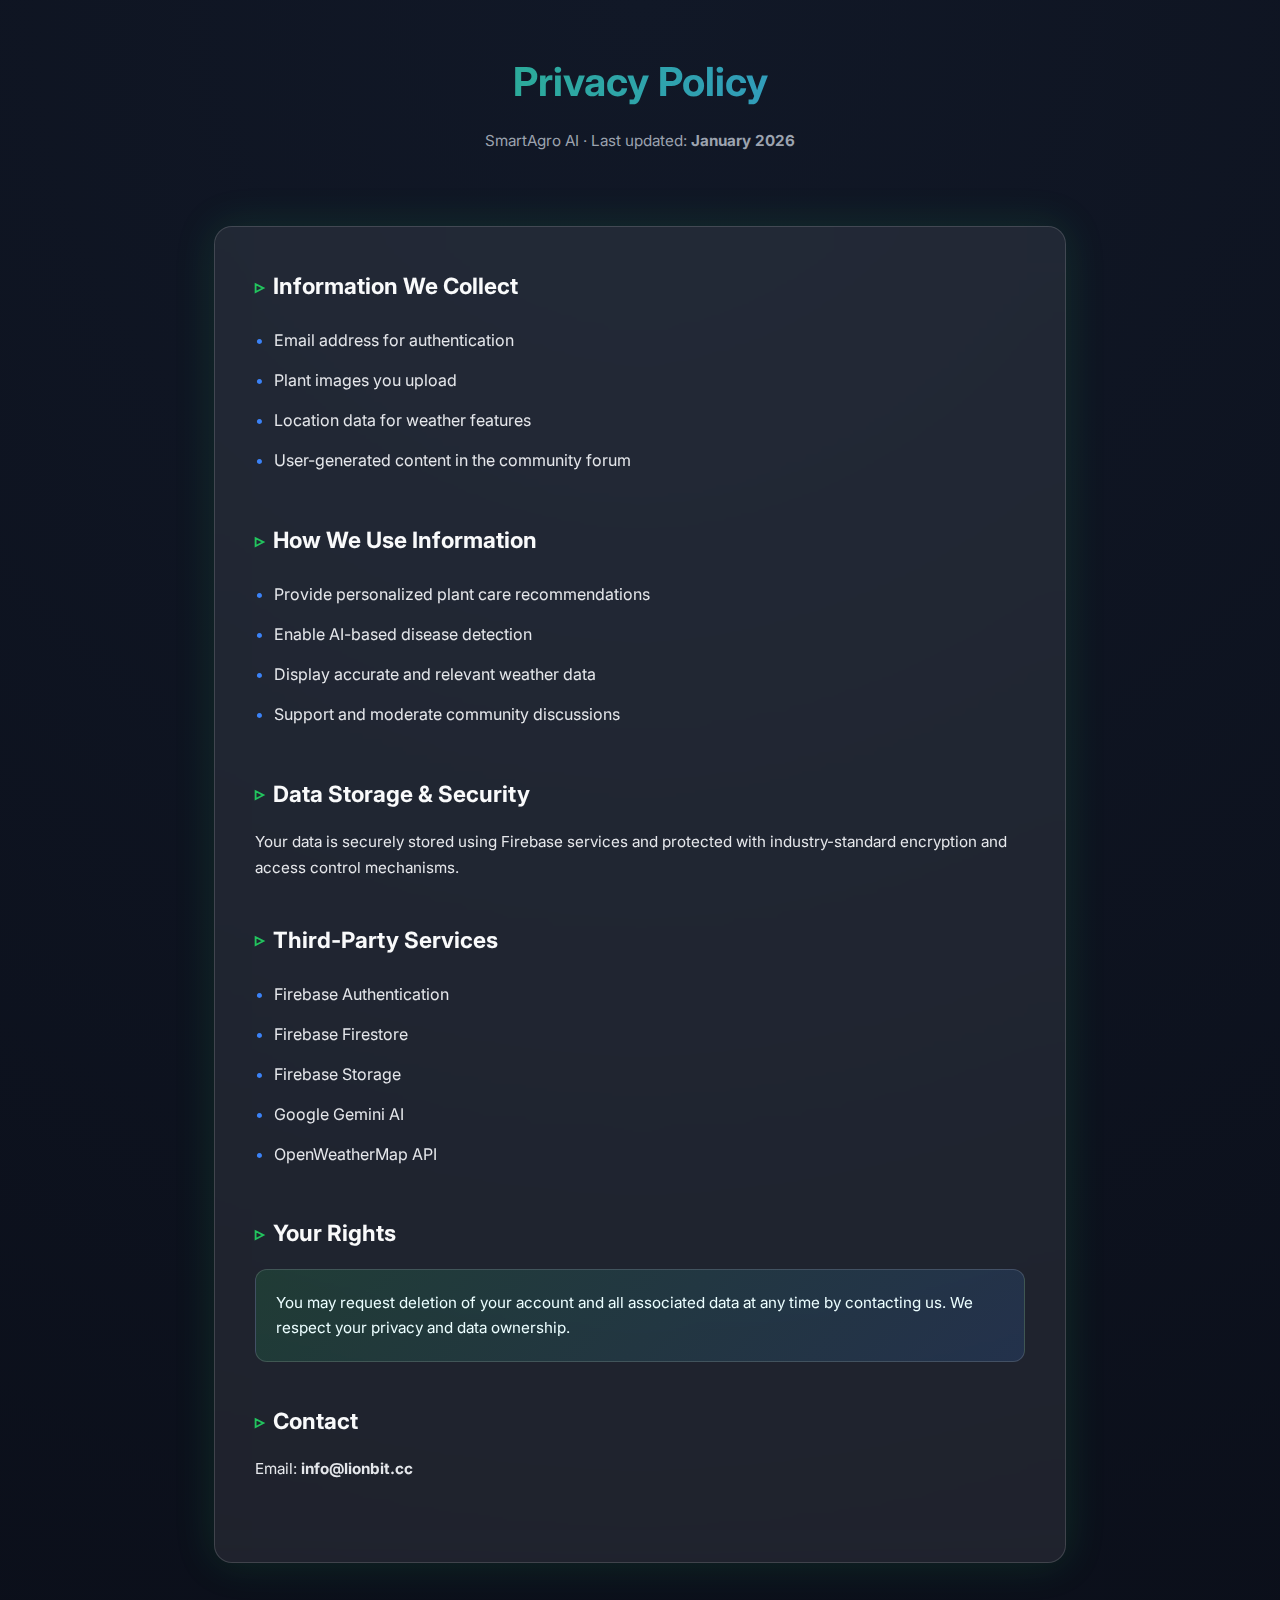
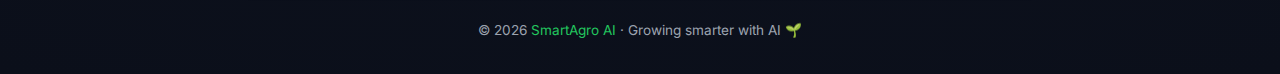
<file: privacy_policy.html>
<!doctype html>
<html lang="en">
  <head>
    <meta charset="UTF-8" />
    <meta name="viewport" content="width=device-width, initial-scale=1.0" />
    <title>Privacy Policy | SmartAgro AI</title>

    <!-- Google Font -->
    <link
      href="https://fonts.googleapis.com/css2?family=Inter:wght@300;400;500;600;700&display=swap"
      rel="stylesheet"
    />

    <style>
      :root {
        --bg-dark: #0b0f1a;
        --card-bg: rgba(255, 255, 255, 0.08);
        --accent-green: #22c55e;
        --accent-blue: #3b82f6;
        --text-main: #e5e7eb;
        --text-muted: #9ca3af;
        --border-glass: rgba(255, 255, 255, 0.15);
        --glow: 0 0 40px rgba(34, 197, 94, 0.15);
      }

      * {
        box-sizing: border-box;
        margin: 0;
        padding: 0;
        font-family: "Inter", sans-serif;
      }

      body {
        background: radial-gradient(circle at top, #111827, var(--bg-dark));
        color: var(--text-main);
        min-height: 100vh;
        line-height: 1.7;
      }

      /* Header */
      header {
        padding: 3rem 1.5rem;
        text-align: center;
      }

      header h1 {
        font-size: 2.5rem;
        font-weight: 700;
        background: linear-gradient(
          90deg,
          var(--accent-green),
          var(--accent-blue)
        );
        -webkit-background-clip: text;
        -webkit-text-fill-color: transparent;
      }

      header p {
        margin-top: 0.75rem;
        color: var(--text-muted);
        font-size: 0.95rem;
      }

      /* Container */
      .container {
        max-width: 900px;
        margin: auto;
        padding: 1.5rem;
      }

      /* Glass Card */
      .card {
        background: var(--card-bg);
        backdrop-filter: blur(14px);
        border: 1px solid var(--border-glass);
        border-radius: 18px;
        padding: 2.5rem;
        box-shadow: var(--glow);
      }

      /* Section */
      .section {
        margin-bottom: 2.5rem;
      }

      .section h2 {
        font-size: 1.4rem;
        margin-bottom: 1rem;
        color: #f9fafb;
        display: flex;
        align-items: center;
        gap: 0.5rem;
      }

      .section h2::before {
        content: "▹";
        color: var(--accent-green);
        font-size: 1.2rem;
      }

      .section ul {
        list-style: none;
        padding-left: 0;
      }

      .section li {
        padding: 0.4rem 0;
        color: var(--text-main);
      }

      .section li::before {
        content: "•";
        color: var(--accent-blue);
        margin-right: 0.6rem;
      }

      .section p {
        color: var(--text-main);
        font-size: 0.95rem;
      }

      /* Highlight Box */
      .highlight {
        background: linear-gradient(
          135deg,
          rgba(34, 197, 94, 0.15),
          rgba(59, 130, 246, 0.15)
        );
        border: 1px solid var(--border-glass);
        border-radius: 12px;
        padding: 1.25rem;
        color: #ecfeff;
        font-size: 0.95rem;
      }

      /* Footer */
      footer {
        text-align: center;
        padding: 2rem 1rem;
        color: var(--text-muted);
        font-size: 0.85rem;
      }

      footer span {
        color: var(--accent-green);
      }

      /* Responsive */
      @media (max-width: 600px) {
        header h1 {
          font-size: 2rem;
        }

        .card {
          padding: 1.75rem;
        }
      }
    </style>
  </head>

  <body>
    <header>
      <h1>Privacy Policy</h1>
      <p>SmartAgro AI · Last updated: <strong>January 2026</strong></p>
    </header>

    <main class="container">
      <div class="card">
        <div class="section">
          <h2>Information We Collect</h2>
          <ul>
            <li>Email address for authentication</li>
            <li>Plant images you upload</li>
            <li>Location data for weather features</li>
            <li>User-generated content in the community forum</li>
          </ul>
        </div>

        <div class="section">
          <h2>How We Use Information</h2>
          <ul>
            <li>Provide personalized plant care recommendations</li>
            <li>Enable AI-based disease detection</li>
            <li>Display accurate and relevant weather data</li>
            <li>Support and moderate community discussions</li>
          </ul>
        </div>

        <div class="section">
          <h2>Data Storage & Security</h2>
          <p>
            Your data is securely stored using Firebase services and protected
            with industry-standard encryption and access control mechanisms.
          </p>
        </div>

        <div class="section">
          <h2>Third-Party Services</h2>
          <ul>
            <li>Firebase Authentication</li>
            <li>Firebase Firestore</li>
            <li>Firebase Storage</li>
            <li>Google Gemini AI</li>
            <li>OpenWeatherMap API</li>
          </ul>
        </div>

        <div class="section">
          <h2>Your Rights</h2>
          <div class="highlight">
            You may request deletion of your account and all associated data at
            any time by contacting us. We respect your privacy and data
            ownership.
          </div>
        </div>

        <div class="section">
          <h2>Contact</h2>
          <p>Email: <strong>info@lionbit.cc</strong></p>
        </div>
      </div>
    </main>

    <footer>
      © 2026 <span>SmartAgro AI</span> · Growing smarter with AI 🌱
    </footer>
  </body>
</html>
</file>
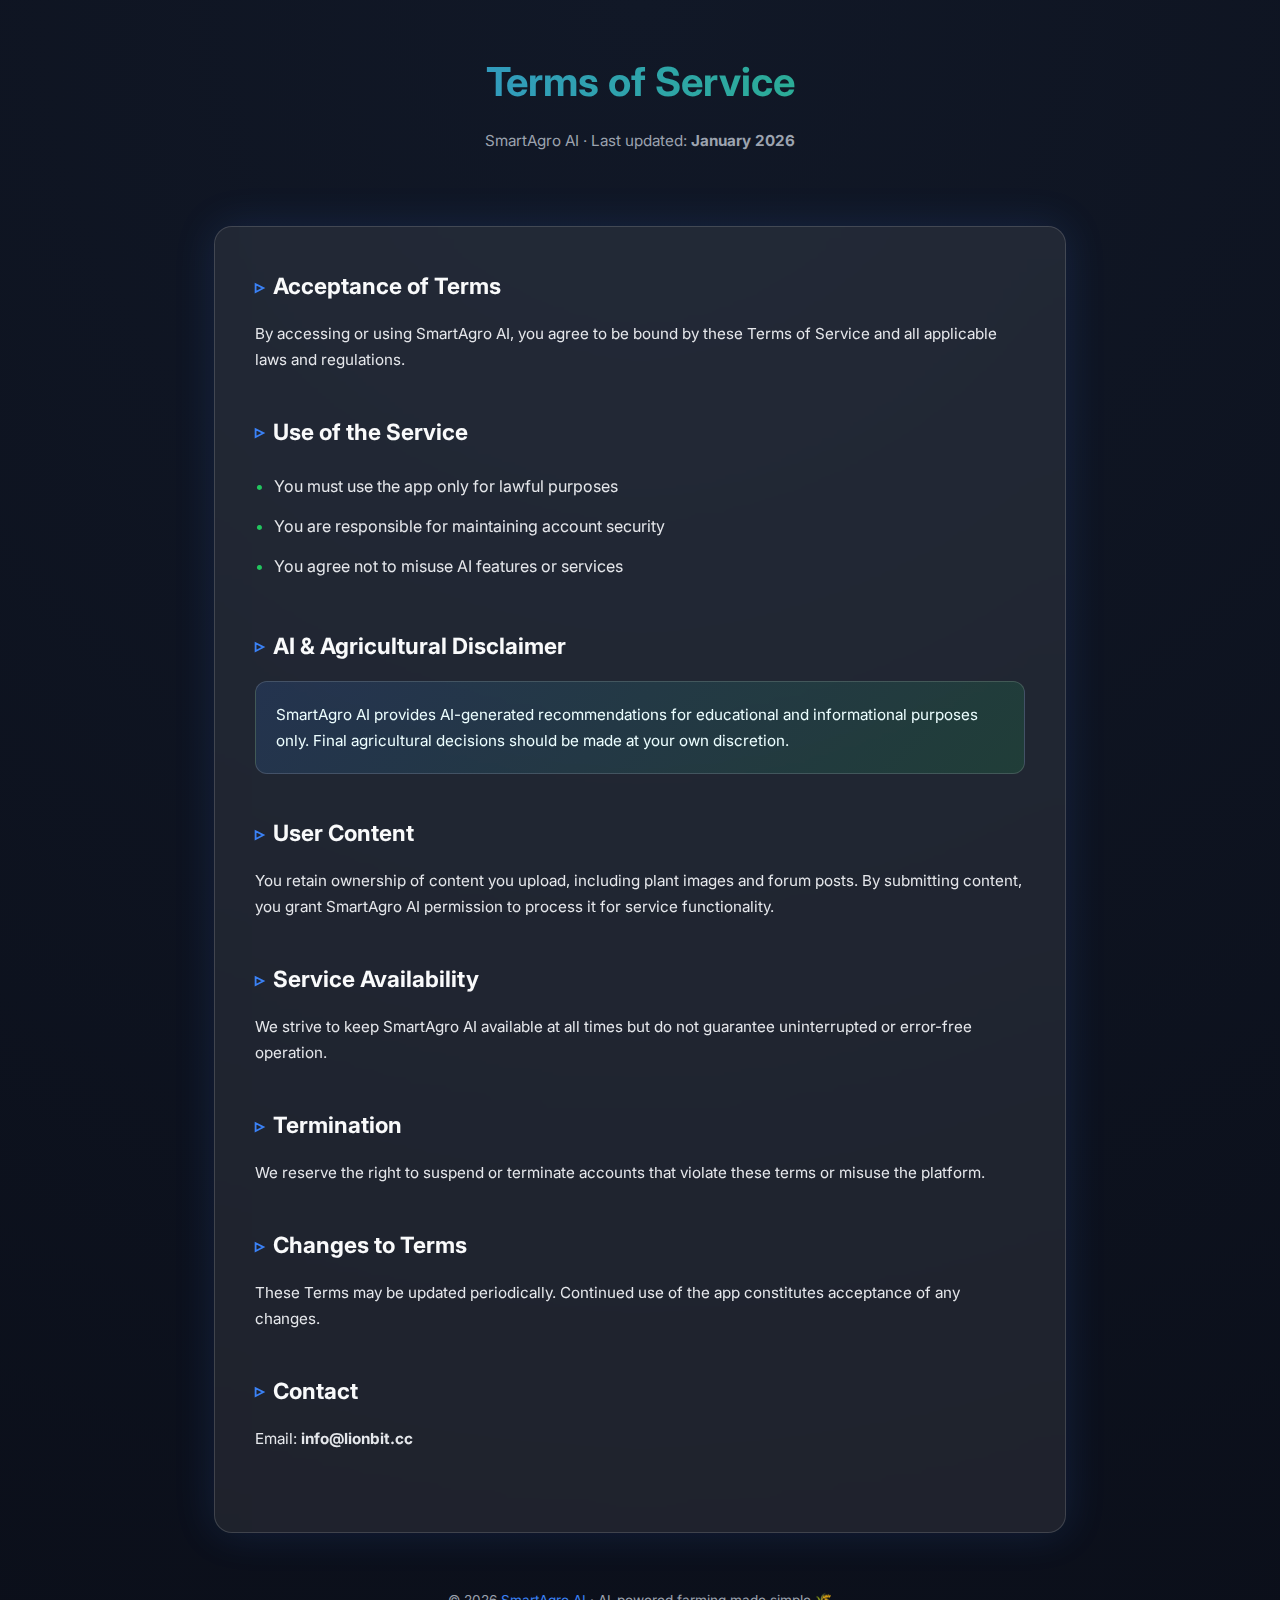
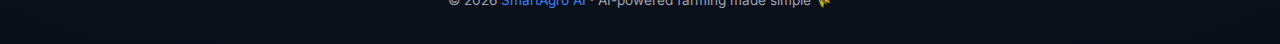
<file: terms_of_service.html>
<!DOCTYPE html>
<html lang="en">
<head>
  <meta charset="UTF-8" />
  <meta name="viewport" content="width=device-width, initial-scale=1.0"/>
  <title>Terms of Service | SmartAgro AI</title>

  <!-- Google Font -->
  <link href="https://fonts.googleapis.com/css2?family=Inter:wght@300;400;500;600;700&display=swap" rel="stylesheet">

  <style>
    :root {
      --bg-dark: #0b0f1a;
      --card-bg: rgba(255, 255, 255, 0.08);
      --accent-green: #22c55e;
      --accent-blue: #3b82f6;
      --text-main: #e5e7eb;
      --text-muted: #9ca3af;
      --border-glass: rgba(255, 255, 255, 0.15);
      --glow: 0 0 40px rgba(59, 130, 246, 0.15);
    }

    * {
      box-sizing: border-box;
      margin: 0;
      padding: 0;
      font-family: "Inter", sans-serif;
    }

    body {
      background: radial-gradient(circle at top, #111827, var(--bg-dark));
      color: var(--text-main);
      min-height: 100vh;
      line-height: 1.7;
    }

    header {
      padding: 3rem 1.5rem;
      text-align: center;
    }

    header h1 {
      font-size: 2.5rem;
      font-weight: 700;
      background: linear-gradient(90deg, var(--accent-blue), var(--accent-green));
      -webkit-background-clip: text;
      -webkit-text-fill-color: transparent;
    }

    header p {
      margin-top: 0.75rem;
      color: var(--text-muted);
      font-size: 0.95rem;
    }

    .container {
      max-width: 900px;
      margin: auto;
      padding: 1.5rem;
    }

    .card {
      background: var(--card-bg);
      backdrop-filter: blur(14px);
      border: 1px solid var(--border-glass);
      border-radius: 18px;
      padding: 2.5rem;
      box-shadow: var(--glow);
    }

    .section {
      margin-bottom: 2.5rem;
    }

    .section h2 {
      font-size: 1.4rem;
      margin-bottom: 1rem;
      color: #f9fafb;
      display: flex;
      align-items: center;
      gap: 0.5rem;
    }

    .section h2::before {
      content: "▹";
      color: var(--accent-blue);
      font-size: 1.2rem;
    }

    .section p {
      color: var(--text-main);
      font-size: 0.95rem;
      margin-bottom: 0.75rem;
    }

    .section ul {
      list-style: none;
      padding-left: 0;
    }

    .section li {
      padding: 0.4rem 0;
    }

    .section li::before {
      content: "•";
      color: var(--accent-green);
      margin-right: 0.6rem;
    }

    .highlight {
      background: linear-gradient(
        135deg,
        rgba(59, 130, 246, 0.15),
        rgba(34, 197, 94, 0.15)
      );
      border: 1px solid var(--border-glass);
      border-radius: 12px;
      padding: 1.25rem;
      font-size: 0.95rem;
      color: #ecfeff;
    }

    footer {
      text-align: center;
      padding: 2rem 1rem;
      color: var(--text-muted);
      font-size: 0.85rem;
    }

    footer span {
      color: var(--accent-blue);
    }

    @media (max-width: 600px) {
      header h1 {
        font-size: 2rem;
      }

      .card {
        padding: 1.75rem;
      }
    }
  </style>
</head>

<body>

  <header>
    <h1>Terms of Service</h1>
    <p>SmartAgro AI · Last updated: <strong>January 2026</strong></p>
  </header>

  <main class="container">
    <div class="card">

      <div class="section">
        <h2>Acceptance of Terms</h2>
        <p>
          By accessing or using SmartAgro AI, you agree to be bound by these
          Terms of Service and all applicable laws and regulations.
        </p>
      </div>

      <div class="section">
        <h2>Use of the Service</h2>
        <ul>
          <li>You must use the app only for lawful purposes</li>
          <li>You are responsible for maintaining account security</li>
          <li>You agree not to misuse AI features or services</li>
        </ul>
      </div>

      <div class="section">
        <h2>AI & Agricultural Disclaimer</h2>
        <div class="highlight">
          SmartAgro AI provides AI-generated recommendations for educational
          and informational purposes only. Final agricultural decisions
          should be made at your own discretion.
        </div>
      </div>

      <div class="section">
        <h2>User Content</h2>
        <p>
          You retain ownership of content you upload, including plant images
          and forum posts. By submitting content, you grant SmartAgro AI
          permission to process it for service functionality.
        </p>
      </div>

      <div class="section">
        <h2>Service Availability</h2>
        <p>
          We strive to keep SmartAgro AI available at all times but do not
          guarantee uninterrupted or error-free operation.
        </p>
      </div>

      <div class="section">
        <h2>Termination</h2>
        <p>
          We reserve the right to suspend or terminate accounts that violate
          these terms or misuse the platform.
        </p>
      </div>

      <div class="section">
        <h2>Changes to Terms</h2>
        <p>
          These Terms may be updated periodically. Continued use of the app
          constitutes acceptance of any changes.
        </p>
      </div>

      <div class="section">
        <h2>Contact</h2>
        <p>
          Email: <strong>info@lionbit.cc</strong>
        </p>
      </div>

    </div>
  </main>

  <footer>
    © 2026 <span>SmartAgro AI</span> · AI-powered farming made simple 🌾
  </footer>

</body>
</html>
</file>
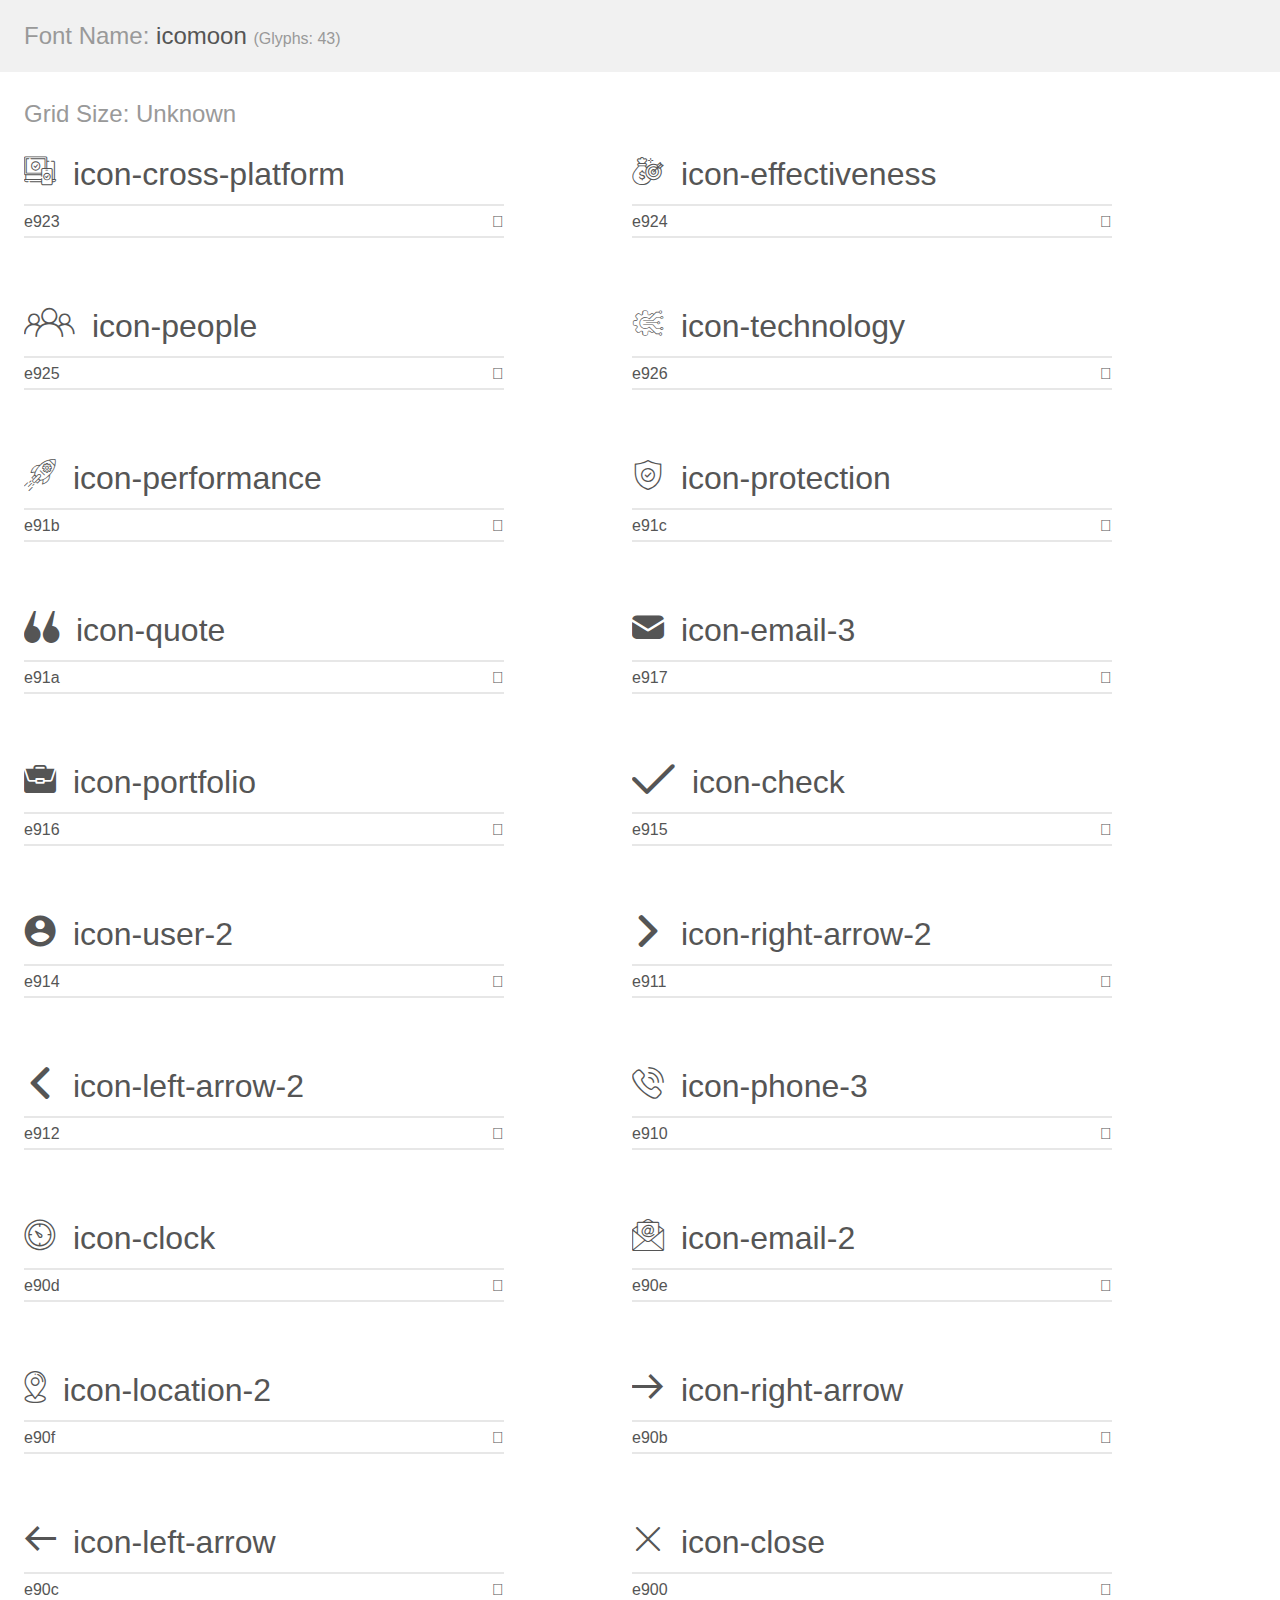
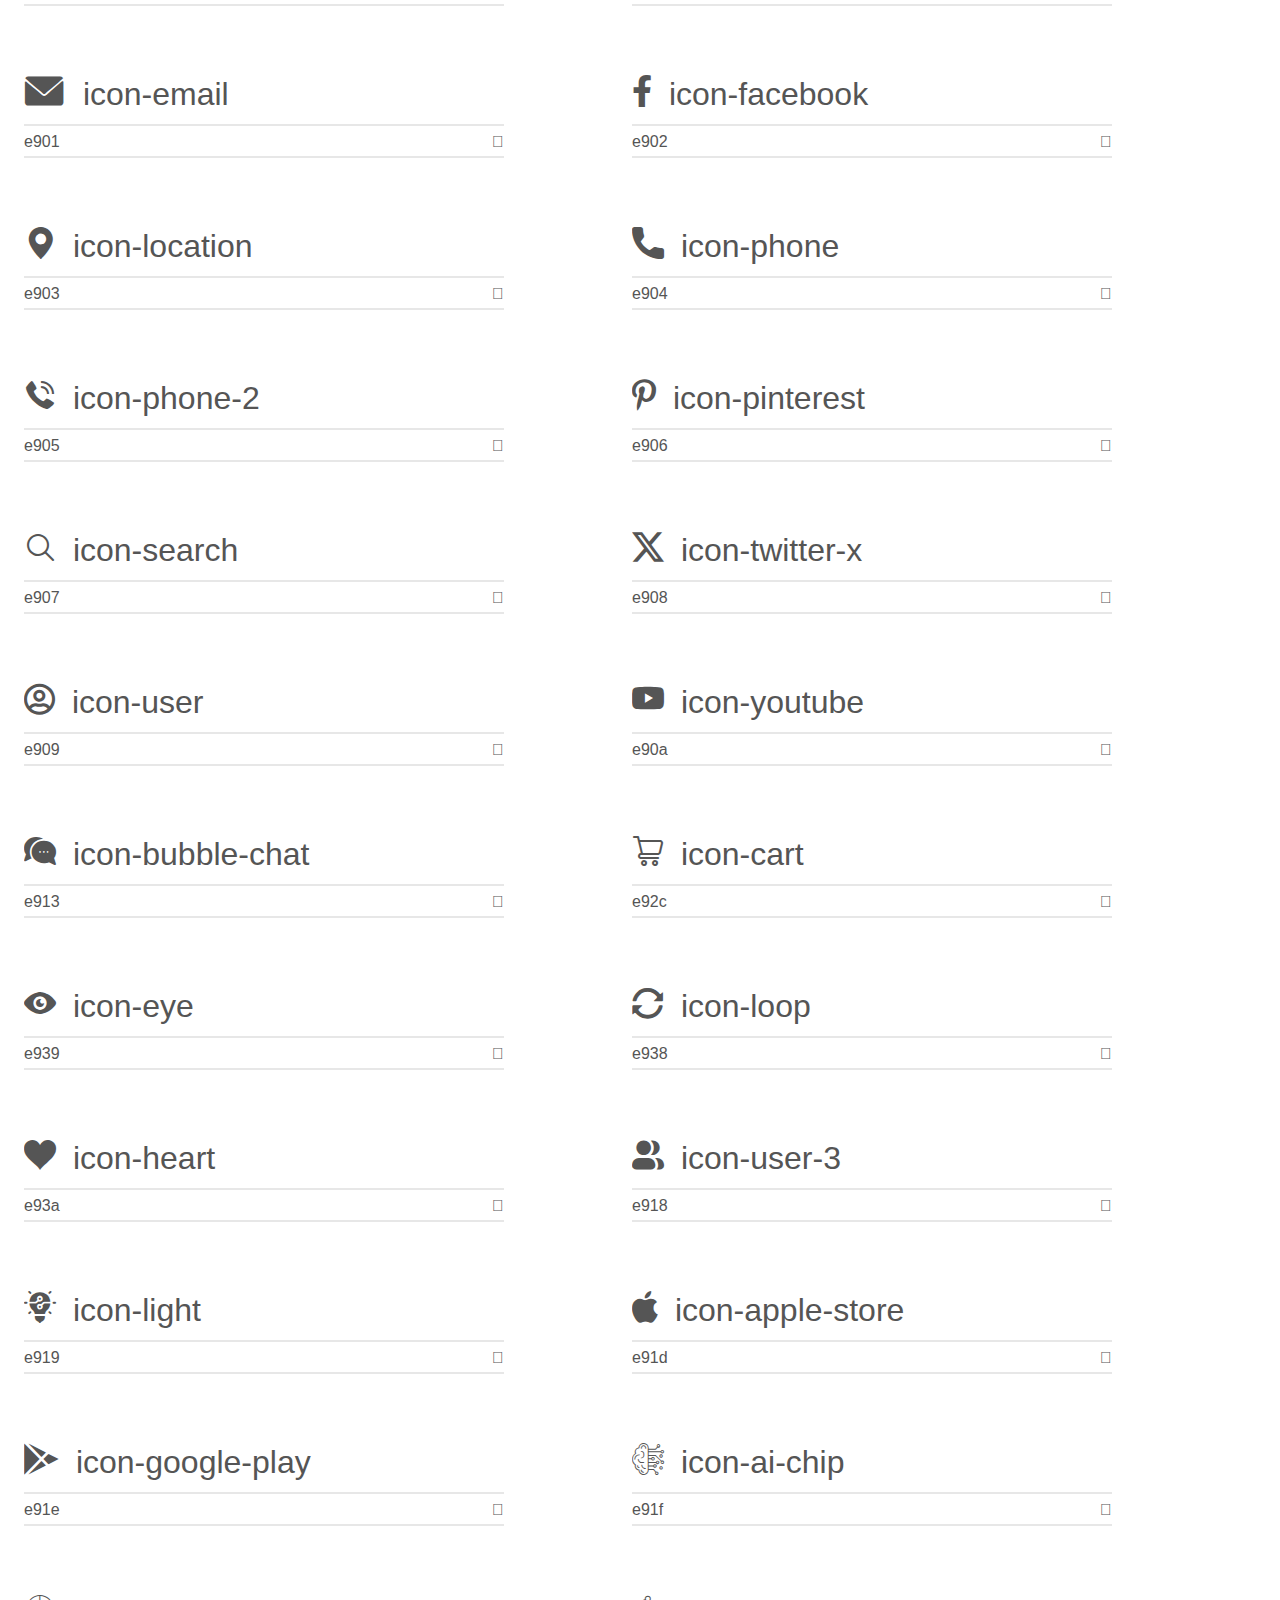
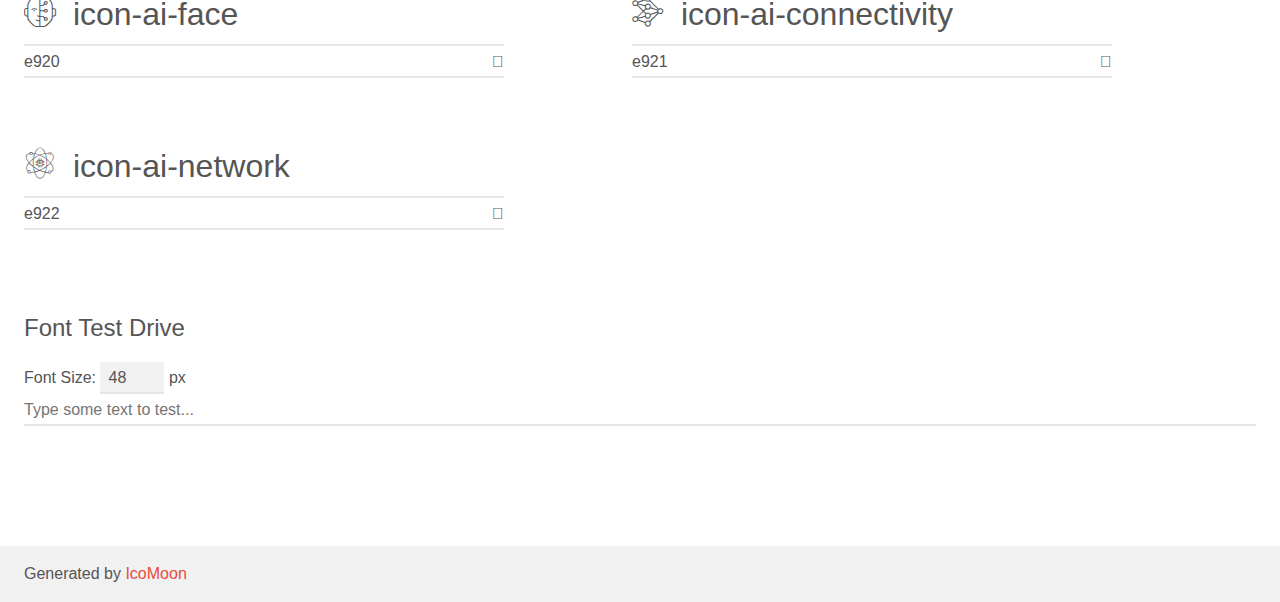
<file: assets/vendors/aigence-icons/demo.html>
<!doctype html>
<html>
<head>
    <meta charset="utf-8">
    <title>IcoMoon Demo</title>
    <meta name="description" content="An Icon Font Generated By IcoMoon.io">
    <meta name="viewport" content="width=device-width, initial-scale=1">
    <link rel="stylesheet" href="demo-files/demo.css">
    <link rel="stylesheet" href="style.css"></head>
<body>
    <div class="bgc1 clearfix">
        <h1 class="mhmm mvm"><span class="fgc1">Font Name:</span> icomoon <small class="fgc1">(Glyphs:&nbsp;43)</small></h1>
    </div>
    <div class="clearfix mhl ptl">
        <h1 class="mvm mtn fgc1">Grid Size: Unknown</h1>
        <div class="glyph fs1">
            <div class="clearfix bshadow0 pbs">
                <span class="icon-cross-platform"></span>
                <span class="mls"> icon-cross-platform</span>
            </div>
            <fieldset class="fs0 size1of1 clearfix hidden-false">
                <input type="text" readonly value="e923" class="unit size1of2" />
                <input type="text" maxlength="1" readonly value="&#xe923;" class="unitRight size1of2 talign-right" />
            </fieldset>
            <div class="fs0 bshadow0 clearfix hidden-true">
                <span class="unit pvs fgc1">liga: </span>
                <input type="text" readonly value="" class="liga unitRight" />
            </div>
        </div>
        <div class="glyph fs1">
            <div class="clearfix bshadow0 pbs">
                <span class="icon-effectiveness"></span>
                <span class="mls"> icon-effectiveness</span>
            </div>
            <fieldset class="fs0 size1of1 clearfix hidden-false">
                <input type="text" readonly value="e924" class="unit size1of2" />
                <input type="text" maxlength="1" readonly value="&#xe924;" class="unitRight size1of2 talign-right" />
            </fieldset>
            <div class="fs0 bshadow0 clearfix hidden-true">
                <span class="unit pvs fgc1">liga: </span>
                <input type="text" readonly value="" class="liga unitRight" />
            </div>
        </div>
        <div class="glyph fs1">
            <div class="clearfix bshadow0 pbs">
                <span class="icon-people"></span>
                <span class="mls"> icon-people</span>
            </div>
            <fieldset class="fs0 size1of1 clearfix hidden-false">
                <input type="text" readonly value="e925" class="unit size1of2" />
                <input type="text" maxlength="1" readonly value="&#xe925;" class="unitRight size1of2 talign-right" />
            </fieldset>
            <div class="fs0 bshadow0 clearfix hidden-true">
                <span class="unit pvs fgc1">liga: </span>
                <input type="text" readonly value="" class="liga unitRight" />
            </div>
        </div>
        <div class="glyph fs1">
            <div class="clearfix bshadow0 pbs">
                <span class="icon-technology"></span>
                <span class="mls"> icon-technology</span>
            </div>
            <fieldset class="fs0 size1of1 clearfix hidden-false">
                <input type="text" readonly value="e926" class="unit size1of2" />
                <input type="text" maxlength="1" readonly value="&#xe926;" class="unitRight size1of2 talign-right" />
            </fieldset>
            <div class="fs0 bshadow0 clearfix hidden-true">
                <span class="unit pvs fgc1">liga: </span>
                <input type="text" readonly value="" class="liga unitRight" />
            </div>
        </div>
        <div class="glyph fs1">
            <div class="clearfix bshadow0 pbs">
                <span class="icon-performance"></span>
                <span class="mls"> icon-performance</span>
            </div>
            <fieldset class="fs0 size1of1 clearfix hidden-false">
                <input type="text" readonly value="e91b" class="unit size1of2" />
                <input type="text" maxlength="1" readonly value="&#xe91b;" class="unitRight size1of2 talign-right" />
            </fieldset>
            <div class="fs0 bshadow0 clearfix hidden-true">
                <span class="unit pvs fgc1">liga: </span>
                <input type="text" readonly value="" class="liga unitRight" />
            </div>
        </div>
        <div class="glyph fs1">
            <div class="clearfix bshadow0 pbs">
                <span class="icon-protection"></span>
                <span class="mls"> icon-protection</span>
            </div>
            <fieldset class="fs0 size1of1 clearfix hidden-false">
                <input type="text" readonly value="e91c" class="unit size1of2" />
                <input type="text" maxlength="1" readonly value="&#xe91c;" class="unitRight size1of2 talign-right" />
            </fieldset>
            <div class="fs0 bshadow0 clearfix hidden-true">
                <span class="unit pvs fgc1">liga: </span>
                <input type="text" readonly value="" class="liga unitRight" />
            </div>
        </div>
        <div class="glyph fs1">
            <div class="clearfix bshadow0 pbs">
                <span class="icon-quote"></span>
                <span class="mls"> icon-quote</span>
            </div>
            <fieldset class="fs0 size1of1 clearfix hidden-false">
                <input type="text" readonly value="e91a" class="unit size1of2" />
                <input type="text" maxlength="1" readonly value="&#xe91a;" class="unitRight size1of2 talign-right" />
            </fieldset>
            <div class="fs0 bshadow0 clearfix hidden-true">
                <span class="unit pvs fgc1">liga: </span>
                <input type="text" readonly value="" class="liga unitRight" />
            </div>
        </div>
        <div class="glyph fs1">
            <div class="clearfix bshadow0 pbs">
                <span class="icon-email-3"></span>
                <span class="mls"> icon-email-3</span>
            </div>
            <fieldset class="fs0 size1of1 clearfix hidden-false">
                <input type="text" readonly value="e917" class="unit size1of2" />
                <input type="text" maxlength="1" readonly value="&#xe917;" class="unitRight size1of2 talign-right" />
            </fieldset>
            <div class="fs0 bshadow0 clearfix hidden-true">
                <span class="unit pvs fgc1">liga: </span>
                <input type="text" readonly value="" class="liga unitRight" />
            </div>
        </div>
        <div class="glyph fs1">
            <div class="clearfix bshadow0 pbs">
                <span class="icon-portfolio"></span>
                <span class="mls"> icon-portfolio</span>
            </div>
            <fieldset class="fs0 size1of1 clearfix hidden-false">
                <input type="text" readonly value="e916" class="unit size1of2" />
                <input type="text" maxlength="1" readonly value="&#xe916;" class="unitRight size1of2 talign-right" />
            </fieldset>
            <div class="fs0 bshadow0 clearfix hidden-true">
                <span class="unit pvs fgc1">liga: </span>
                <input type="text" readonly value="" class="liga unitRight" />
            </div>
        </div>
        <div class="glyph fs1">
            <div class="clearfix bshadow0 pbs">
                <span class="icon-check"></span>
                <span class="mls"> icon-check</span>
            </div>
            <fieldset class="fs0 size1of1 clearfix hidden-false">
                <input type="text" readonly value="e915" class="unit size1of2" />
                <input type="text" maxlength="1" readonly value="&#xe915;" class="unitRight size1of2 talign-right" />
            </fieldset>
            <div class="fs0 bshadow0 clearfix hidden-true">
                <span class="unit pvs fgc1">liga: </span>
                <input type="text" readonly value="" class="liga unitRight" />
            </div>
        </div>
        <div class="glyph fs1">
            <div class="clearfix bshadow0 pbs">
                <span class="icon-user-2"></span>
                <span class="mls"> icon-user-2</span>
            </div>
            <fieldset class="fs0 size1of1 clearfix hidden-false">
                <input type="text" readonly value="e914" class="unit size1of2" />
                <input type="text" maxlength="1" readonly value="&#xe914;" class="unitRight size1of2 talign-right" />
            </fieldset>
            <div class="fs0 bshadow0 clearfix hidden-true">
                <span class="unit pvs fgc1">liga: </span>
                <input type="text" readonly value="" class="liga unitRight" />
            </div>
        </div>
        <div class="glyph fs1">
            <div class="clearfix bshadow0 pbs">
                <span class="icon-right-arrow-2"></span>
                <span class="mls"> icon-right-arrow-2</span>
            </div>
            <fieldset class="fs0 size1of1 clearfix hidden-false">
                <input type="text" readonly value="e911" class="unit size1of2" />
                <input type="text" maxlength="1" readonly value="&#xe911;" class="unitRight size1of2 talign-right" />
            </fieldset>
            <div class="fs0 bshadow0 clearfix hidden-true">
                <span class="unit pvs fgc1">liga: </span>
                <input type="text" readonly value="" class="liga unitRight" />
            </div>
        </div>
        <div class="glyph fs1">
            <div class="clearfix bshadow0 pbs">
                <span class="icon-left-arrow-2"></span>
                <span class="mls"> icon-left-arrow-2</span>
            </div>
            <fieldset class="fs0 size1of1 clearfix hidden-false">
                <input type="text" readonly value="e912" class="unit size1of2" />
                <input type="text" maxlength="1" readonly value="&#xe912;" class="unitRight size1of2 talign-right" />
            </fieldset>
            <div class="fs0 bshadow0 clearfix hidden-true">
                <span class="unit pvs fgc1">liga: </span>
                <input type="text" readonly value="" class="liga unitRight" />
            </div>
        </div>
        <div class="glyph fs1">
            <div class="clearfix bshadow0 pbs">
                <span class="icon-phone-3"></span>
                <span class="mls"> icon-phone-3</span>
            </div>
            <fieldset class="fs0 size1of1 clearfix hidden-false">
                <input type="text" readonly value="e910" class="unit size1of2" />
                <input type="text" maxlength="1" readonly value="&#xe910;" class="unitRight size1of2 talign-right" />
            </fieldset>
            <div class="fs0 bshadow0 clearfix hidden-true">
                <span class="unit pvs fgc1">liga: </span>
                <input type="text" readonly value="" class="liga unitRight" />
            </div>
        </div>
        <div class="glyph fs1">
            <div class="clearfix bshadow0 pbs">
                <span class="icon-clock"></span>
                <span class="mls"> icon-clock</span>
            </div>
            <fieldset class="fs0 size1of1 clearfix hidden-false">
                <input type="text" readonly value="e90d" class="unit size1of2" />
                <input type="text" maxlength="1" readonly value="&#xe90d;" class="unitRight size1of2 talign-right" />
            </fieldset>
            <div class="fs0 bshadow0 clearfix hidden-true">
                <span class="unit pvs fgc1">liga: </span>
                <input type="text" readonly value="" class="liga unitRight" />
            </div>
        </div>
        <div class="glyph fs1">
            <div class="clearfix bshadow0 pbs">
                <span class="icon-email-2"></span>
                <span class="mls"> icon-email-2</span>
            </div>
            <fieldset class="fs0 size1of1 clearfix hidden-false">
                <input type="text" readonly value="e90e" class="unit size1of2" />
                <input type="text" maxlength="1" readonly value="&#xe90e;" class="unitRight size1of2 talign-right" />
            </fieldset>
            <div class="fs0 bshadow0 clearfix hidden-true">
                <span class="unit pvs fgc1">liga: </span>
                <input type="text" readonly value="" class="liga unitRight" />
            </div>
        </div>
        <div class="glyph fs1">
            <div class="clearfix bshadow0 pbs">
                <span class="icon-location-2"></span>
                <span class="mls"> icon-location-2</span>
            </div>
            <fieldset class="fs0 size1of1 clearfix hidden-false">
                <input type="text" readonly value="e90f" class="unit size1of2" />
                <input type="text" maxlength="1" readonly value="&#xe90f;" class="unitRight size1of2 talign-right" />
            </fieldset>
            <div class="fs0 bshadow0 clearfix hidden-true">
                <span class="unit pvs fgc1">liga: </span>
                <input type="text" readonly value="" class="liga unitRight" />
            </div>
        </div>
        <div class="glyph fs1">
            <div class="clearfix bshadow0 pbs">
                <span class="icon-right-arrow"></span>
                <span class="mls"> icon-right-arrow</span>
            </div>
            <fieldset class="fs0 size1of1 clearfix hidden-false">
                <input type="text" readonly value="e90b" class="unit size1of2" />
                <input type="text" maxlength="1" readonly value="&#xe90b;" class="unitRight size1of2 talign-right" />
            </fieldset>
            <div class="fs0 bshadow0 clearfix hidden-true">
                <span class="unit pvs fgc1">liga: </span>
                <input type="text" readonly value="" class="liga unitRight" />
            </div>
        </div>
        <div class="glyph fs1">
            <div class="clearfix bshadow0 pbs">
                <span class="icon-left-arrow"></span>
                <span class="mls"> icon-left-arrow</span>
            </div>
            <fieldset class="fs0 size1of1 clearfix hidden-false">
                <input type="text" readonly value="e90c" class="unit size1of2" />
                <input type="text" maxlength="1" readonly value="&#xe90c;" class="unitRight size1of2 talign-right" />
            </fieldset>
            <div class="fs0 bshadow0 clearfix hidden-true">
                <span class="unit pvs fgc1">liga: </span>
                <input type="text" readonly value="" class="liga unitRight" />
            </div>
        </div>
        <div class="glyph fs1">
            <div class="clearfix bshadow0 pbs">
                <span class="icon-close"></span>
                <span class="mls"> icon-close</span>
            </div>
            <fieldset class="fs0 size1of1 clearfix hidden-false">
                <input type="text" readonly value="e900" class="unit size1of2" />
                <input type="text" maxlength="1" readonly value="&#xe900;" class="unitRight size1of2 talign-right" />
            </fieldset>
            <div class="fs0 bshadow0 clearfix hidden-true">
                <span class="unit pvs fgc1">liga: </span>
                <input type="text" readonly value="" class="liga unitRight" />
            </div>
        </div>
        <div class="glyph fs1">
            <div class="clearfix bshadow0 pbs">
                <span class="icon-email"></span>
                <span class="mls"> icon-email</span>
            </div>
            <fieldset class="fs0 size1of1 clearfix hidden-false">
                <input type="text" readonly value="e901" class="unit size1of2" />
                <input type="text" maxlength="1" readonly value="&#xe901;" class="unitRight size1of2 talign-right" />
            </fieldset>
            <div class="fs0 bshadow0 clearfix hidden-true">
                <span class="unit pvs fgc1">liga: </span>
                <input type="text" readonly value="" class="liga unitRight" />
            </div>
        </div>
        <div class="glyph fs1">
            <div class="clearfix bshadow0 pbs">
                <span class="icon-facebook"></span>
                <span class="mls"> icon-facebook</span>
            </div>
            <fieldset class="fs0 size1of1 clearfix hidden-false">
                <input type="text" readonly value="e902" class="unit size1of2" />
                <input type="text" maxlength="1" readonly value="&#xe902;" class="unitRight size1of2 talign-right" />
            </fieldset>
            <div class="fs0 bshadow0 clearfix hidden-true">
                <span class="unit pvs fgc1">liga: </span>
                <input type="text" readonly value="" class="liga unitRight" />
            </div>
        </div>
        <div class="glyph fs1">
            <div class="clearfix bshadow0 pbs">
                <span class="icon-location"></span>
                <span class="mls"> icon-location</span>
            </div>
            <fieldset class="fs0 size1of1 clearfix hidden-false">
                <input type="text" readonly value="e903" class="unit size1of2" />
                <input type="text" maxlength="1" readonly value="&#xe903;" class="unitRight size1of2 talign-right" />
            </fieldset>
            <div class="fs0 bshadow0 clearfix hidden-true">
                <span class="unit pvs fgc1">liga: </span>
                <input type="text" readonly value="" class="liga unitRight" />
            </div>
        </div>
        <div class="glyph fs1">
            <div class="clearfix bshadow0 pbs">
                <span class="icon-phone"></span>
                <span class="mls"> icon-phone</span>
            </div>
            <fieldset class="fs0 size1of1 clearfix hidden-false">
                <input type="text" readonly value="e904" class="unit size1of2" />
                <input type="text" maxlength="1" readonly value="&#xe904;" class="unitRight size1of2 talign-right" />
            </fieldset>
            <div class="fs0 bshadow0 clearfix hidden-true">
                <span class="unit pvs fgc1">liga: </span>
                <input type="text" readonly value="" class="liga unitRight" />
            </div>
        </div>
        <div class="glyph fs1">
            <div class="clearfix bshadow0 pbs">
                <span class="icon-phone-2"></span>
                <span class="mls"> icon-phone-2</span>
            </div>
            <fieldset class="fs0 size1of1 clearfix hidden-false">
                <input type="text" readonly value="e905" class="unit size1of2" />
                <input type="text" maxlength="1" readonly value="&#xe905;" class="unitRight size1of2 talign-right" />
            </fieldset>
            <div class="fs0 bshadow0 clearfix hidden-true">
                <span class="unit pvs fgc1">liga: </span>
                <input type="text" readonly value="" class="liga unitRight" />
            </div>
        </div>
        <div class="glyph fs1">
            <div class="clearfix bshadow0 pbs">
                <span class="icon-pinterest"></span>
                <span class="mls"> icon-pinterest</span>
            </div>
            <fieldset class="fs0 size1of1 clearfix hidden-false">
                <input type="text" readonly value="e906" class="unit size1of2" />
                <input type="text" maxlength="1" readonly value="&#xe906;" class="unitRight size1of2 talign-right" />
            </fieldset>
            <div class="fs0 bshadow0 clearfix hidden-true">
                <span class="unit pvs fgc1">liga: </span>
                <input type="text" readonly value="" class="liga unitRight" />
            </div>
        </div>
        <div class="glyph fs1">
            <div class="clearfix bshadow0 pbs">
                <span class="icon-search"></span>
                <span class="mls"> icon-search</span>
            </div>
            <fieldset class="fs0 size1of1 clearfix hidden-false">
                <input type="text" readonly value="e907" class="unit size1of2" />
                <input type="text" maxlength="1" readonly value="&#xe907;" class="unitRight size1of2 talign-right" />
            </fieldset>
            <div class="fs0 bshadow0 clearfix hidden-true">
                <span class="unit pvs fgc1">liga: </span>
                <input type="text" readonly value="" class="liga unitRight" />
            </div>
        </div>
        <div class="glyph fs1">
            <div class="clearfix bshadow0 pbs">
                <span class="icon-twitter-x"></span>
                <span class="mls"> icon-twitter-x</span>
            </div>
            <fieldset class="fs0 size1of1 clearfix hidden-false">
                <input type="text" readonly value="e908" class="unit size1of2" />
                <input type="text" maxlength="1" readonly value="&#xe908;" class="unitRight size1of2 talign-right" />
            </fieldset>
            <div class="fs0 bshadow0 clearfix hidden-true">
                <span class="unit pvs fgc1">liga: </span>
                <input type="text" readonly value="" class="liga unitRight" />
            </div>
        </div>
        <div class="glyph fs1">
            <div class="clearfix bshadow0 pbs">
                <span class="icon-user"></span>
                <span class="mls"> icon-user</span>
            </div>
            <fieldset class="fs0 size1of1 clearfix hidden-false">
                <input type="text" readonly value="e909" class="unit size1of2" />
                <input type="text" maxlength="1" readonly value="&#xe909;" class="unitRight size1of2 talign-right" />
            </fieldset>
            <div class="fs0 bshadow0 clearfix hidden-true">
                <span class="unit pvs fgc1">liga: </span>
                <input type="text" readonly value="" class="liga unitRight" />
            </div>
        </div>
        <div class="glyph fs1">
            <div class="clearfix bshadow0 pbs">
                <span class="icon-youtube"></span>
                <span class="mls"> icon-youtube</span>
            </div>
            <fieldset class="fs0 size1of1 clearfix hidden-false">
                <input type="text" readonly value="e90a" class="unit size1of2" />
                <input type="text" maxlength="1" readonly value="&#xe90a;" class="unitRight size1of2 talign-right" />
            </fieldset>
            <div class="fs0 bshadow0 clearfix hidden-true">
                <span class="unit pvs fgc1">liga: </span>
                <input type="text" readonly value="" class="liga unitRight" />
            </div>
        </div>
        <div class="glyph fs1">
            <div class="clearfix bshadow0 pbs">
                <span class="icon-bubble-chat"></span>
                <span class="mls"> icon-bubble-chat</span>
            </div>
            <fieldset class="fs0 size1of1 clearfix hidden-false">
                <input type="text" readonly value="e913" class="unit size1of2" />
                <input type="text" maxlength="1" readonly value="&#xe913;" class="unitRight size1of2 talign-right" />
            </fieldset>
            <div class="fs0 bshadow0 clearfix hidden-true">
                <span class="unit pvs fgc1">liga: </span>
                <input type="text" readonly value="" class="liga unitRight" />
            </div>
        </div>
        <div class="glyph fs1">
            <div class="clearfix bshadow0 pbs">
                <span class="icon-cart"></span>
                <span class="mls"> icon-cart</span>
            </div>
            <fieldset class="fs0 size1of1 clearfix hidden-false">
                <input type="text" readonly value="e92c" class="unit size1of2" />
                <input type="text" maxlength="1" readonly value="&#xe92c;" class="unitRight size1of2 talign-right" />
            </fieldset>
            <div class="fs0 bshadow0 clearfix hidden-true">
                <span class="unit pvs fgc1">liga: </span>
                <input type="text" readonly value="" class="liga unitRight" />
            </div>
        </div>
        <div class="glyph fs1">
            <div class="clearfix bshadow0 pbs">
                <span class="icon-eye"></span>
                <span class="mls"> icon-eye</span>
            </div>
            <fieldset class="fs0 size1of1 clearfix hidden-false">
                <input type="text" readonly value="e939" class="unit size1of2" />
                <input type="text" maxlength="1" readonly value="&#xe939;" class="unitRight size1of2 talign-right" />
            </fieldset>
            <div class="fs0 bshadow0 clearfix hidden-true">
                <span class="unit pvs fgc1">liga: </span>
                <input type="text" readonly value="" class="liga unitRight" />
            </div>
        </div>
        <div class="glyph fs1">
            <div class="clearfix bshadow0 pbs">
                <span class="icon-loop"></span>
                <span class="mls"> icon-loop</span>
            </div>
            <fieldset class="fs0 size1of1 clearfix hidden-false">
                <input type="text" readonly value="e938" class="unit size1of2" />
                <input type="text" maxlength="1" readonly value="&#xe938;" class="unitRight size1of2 talign-right" />
            </fieldset>
            <div class="fs0 bshadow0 clearfix hidden-true">
                <span class="unit pvs fgc1">liga: </span>
                <input type="text" readonly value="" class="liga unitRight" />
            </div>
        </div>
        <div class="glyph fs1">
            <div class="clearfix bshadow0 pbs">
                <span class="icon-heart"></span>
                <span class="mls"> icon-heart</span>
            </div>
            <fieldset class="fs0 size1of1 clearfix hidden-false">
                <input type="text" readonly value="e93a" class="unit size1of2" />
                <input type="text" maxlength="1" readonly value="&#xe93a;" class="unitRight size1of2 talign-right" />
            </fieldset>
            <div class="fs0 bshadow0 clearfix hidden-true">
                <span class="unit pvs fgc1">liga: </span>
                <input type="text" readonly value="" class="liga unitRight" />
            </div>
        </div>
        <div class="glyph fs1">
            <div class="clearfix bshadow0 pbs">
                <span class="icon-user-3"></span>
                <span class="mls"> icon-user-3</span>
            </div>
            <fieldset class="fs0 size1of1 clearfix hidden-false">
                <input type="text" readonly value="e918" class="unit size1of2" />
                <input type="text" maxlength="1" readonly value="&#xe918;" class="unitRight size1of2 talign-right" />
            </fieldset>
            <div class="fs0 bshadow0 clearfix hidden-true">
                <span class="unit pvs fgc1">liga: </span>
                <input type="text" readonly value="" class="liga unitRight" />
            </div>
        </div>
        <div class="glyph fs1">
            <div class="clearfix bshadow0 pbs">
                <span class="icon-light"></span>
                <span class="mls"> icon-light</span>
            </div>
            <fieldset class="fs0 size1of1 clearfix hidden-false">
                <input type="text" readonly value="e919" class="unit size1of2" />
                <input type="text" maxlength="1" readonly value="&#xe919;" class="unitRight size1of2 talign-right" />
            </fieldset>
            <div class="fs0 bshadow0 clearfix hidden-true">
                <span class="unit pvs fgc1">liga: </span>
                <input type="text" readonly value="" class="liga unitRight" />
            </div>
        </div>
        <div class="glyph fs1">
            <div class="clearfix bshadow0 pbs">
                <span class="icon-apple-store"></span>
                <span class="mls"> icon-apple-store</span>
            </div>
            <fieldset class="fs0 size1of1 clearfix hidden-false">
                <input type="text" readonly value="e91d" class="unit size1of2" />
                <input type="text" maxlength="1" readonly value="&#xe91d;" class="unitRight size1of2 talign-right" />
            </fieldset>
            <div class="fs0 bshadow0 clearfix hidden-true">
                <span class="unit pvs fgc1">liga: </span>
                <input type="text" readonly value="" class="liga unitRight" />
            </div>
        </div>
        <div class="glyph fs1">
            <div class="clearfix bshadow0 pbs">
                <span class="icon-google-play"></span>
                <span class="mls"> icon-google-play</span>
            </div>
            <fieldset class="fs0 size1of1 clearfix hidden-false">
                <input type="text" readonly value="e91e" class="unit size1of2" />
                <input type="text" maxlength="1" readonly value="&#xe91e;" class="unitRight size1of2 talign-right" />
            </fieldset>
            <div class="fs0 bshadow0 clearfix hidden-true">
                <span class="unit pvs fgc1">liga: </span>
                <input type="text" readonly value="" class="liga unitRight" />
            </div>
        </div>
        <div class="glyph fs1">
            <div class="clearfix bshadow0 pbs">
                <span class="icon-ai-chip"></span>
                <span class="mls"> icon-ai-chip</span>
            </div>
            <fieldset class="fs0 size1of1 clearfix hidden-false">
                <input type="text" readonly value="e91f" class="unit size1of2" />
                <input type="text" maxlength="1" readonly value="&#xe91f;" class="unitRight size1of2 talign-right" />
            </fieldset>
            <div class="fs0 bshadow0 clearfix hidden-true">
                <span class="unit pvs fgc1">liga: </span>
                <input type="text" readonly value="" class="liga unitRight" />
            </div>
        </div>
        <div class="glyph fs1">
            <div class="clearfix bshadow0 pbs">
                <span class="icon-ai-face"></span>
                <span class="mls"> icon-ai-face</span>
            </div>
            <fieldset class="fs0 size1of1 clearfix hidden-false">
                <input type="text" readonly value="e920" class="unit size1of2" />
                <input type="text" maxlength="1" readonly value="&#xe920;" class="unitRight size1of2 talign-right" />
            </fieldset>
            <div class="fs0 bshadow0 clearfix hidden-true">
                <span class="unit pvs fgc1">liga: </span>
                <input type="text" readonly value="" class="liga unitRight" />
            </div>
        </div>
        <div class="glyph fs1">
            <div class="clearfix bshadow0 pbs">
                <span class="icon-ai-connectivity"></span>
                <span class="mls"> icon-ai-connectivity</span>
            </div>
            <fieldset class="fs0 size1of1 clearfix hidden-false">
                <input type="text" readonly value="e921" class="unit size1of2" />
                <input type="text" maxlength="1" readonly value="&#xe921;" class="unitRight size1of2 talign-right" />
            </fieldset>
            <div class="fs0 bshadow0 clearfix hidden-true">
                <span class="unit pvs fgc1">liga: </span>
                <input type="text" readonly value="" class="liga unitRight" />
            </div>
        </div>
        <div class="glyph fs1">
            <div class="clearfix bshadow0 pbs">
                <span class="icon-ai-network"></span>
                <span class="mls"> icon-ai-network</span>
            </div>
            <fieldset class="fs0 size1of1 clearfix hidden-false">
                <input type="text" readonly value="e922" class="unit size1of2" />
                <input type="text" maxlength="1" readonly value="&#xe922;" class="unitRight size1of2 talign-right" />
            </fieldset>
            <div class="fs0 bshadow0 clearfix hidden-true">
                <span class="unit pvs fgc1">liga: </span>
                <input type="text" readonly value="" class="liga unitRight" />
            </div>
        </div>
    </div>

    <!--[if gt IE 8]><!-->
    <div class="mhl clearfix mbl">
        <h1>Font Test Drive</h1>
        <label>
            Font Size: <input id="fontSize" type="number" class="textbox0 mbm"
            min="8" value="48" />
            px
        </label>
        <input id="testText" type="text" class="phl size1of1 mvl"
        placeholder="Type some text to test..." value=""/>
        <div id="testDrive" class="icon-" style="font-family: icomoon">&nbsp;
        </div>
    </div>
    <!--<![endif]-->
    <div class="bgc1 clearfix">
        <p class="mhl">Generated by <a href="https://icomoon.io/app">IcoMoon</a></p>
    </div>

    <script src="demo-files/demo.js"></script>
</body>
</html>
</file>
<file: assets/vendors/aigence-icons/demo-files/demo.css>
body {
  padding: 0;
  margin: 0;
  font-family: sans-serif;
  font-size: 1em;
  line-height: 1.5;
  color: #555;
  background: #fff;
}
h1 {
  font-size: 1.5em;
  font-weight: normal;
}
small {
  font-size: .66666667em;
}
a {
  color: #e74c3c;
  text-decoration: none;
}
a:hover, a:focus {
  box-shadow: 0 1px #e74c3c;
}
.bshadow0, input {
  box-shadow: inset 0 -2px #e7e7e7;
}
input:hover {
  box-shadow: inset 0 -2px #ccc;
}
input, fieldset {
  font-family: sans-serif;
  font-size: 1em;
  margin: 0;
  padding: 0;
  border: 0;
}
input {
  color: inherit;
  line-height: 1.5;
  height: 1.5em;
  padding: .25em 0;
}
input:focus {
  outline: none;
  box-shadow: inset 0 -2px #449fdb;
}
.glyph {
  font-size: 16px;
  width: 15em;
  padding-bottom: 1em;
  margin-right: 4em;
  margin-bottom: 1em;
  float: left;
  overflow: hidden;
}
.liga {
  width: 80%;
  width: calc(100% - 2.5em);
}
.talign-right {
  text-align: right;
}
.talign-center {
  text-align: center;
}
.bgc1 {
  background: #f1f1f1;
}
.fgc1 {
  color: #999;
}
.fgc0 {
  color: #000;
}
p {
  margin-top: 1em;
  margin-bottom: 1em;
}
.mvm {
  margin-top: .75em;
  margin-bottom: .75em;
}
.mtn {
  margin-top: 0;
}
.mtl, .mal {
  margin-top: 1.5em;
}
.mbl, .mal {
  margin-bottom: 1.5em;
}
.mal, .mhl {
  margin-left: 1.5em;
  margin-right: 1.5em;
}
.mhmm {
  margin-left: 1em;
  margin-right: 1em;
}
.mls {
  margin-left: .25em;
}
.ptl {
  padding-top: 1.5em;
}
.pbs, .pvs {
  padding-bottom: .25em;
}
.pvs, .pts {
  padding-top: .25em;
}
.unit {
  float: left;
}
.unitRight {
  float: right;
}
.size1of2 {
  width: 50%;
}
.size1of1 {
  width: 100%;
}
.clearfix:before, .clearfix:after {
  content: " ";
  display: table;
}
.clearfix:after {
  clear: both;
}
.hidden-true {
  display: none;
}
.textbox0 {
  width: 3em;
  background: #f1f1f1;
  padding: .25em .5em;
  line-height: 1.5;
  height: 1.5em;
}
#testDrive {
  display: block;
  padding-top: 24px;
  line-height: 1.5;
}
.fs0 {
  font-size: 16px;
}
.fs1 {
  font-size: 32px;
}
</file>
<file: assets/vendors/aigence-icons/style.css>
@font-face {
  font-family: 'icomoon';
  src:  url('fonts/icomoon.eot?w7c5i');
  src:  url('fonts/icomoon.eot?w7c5i#iefix') format('embedded-opentype'),
    url('fonts/icomoon.ttf?w7c5i') format('truetype'),
    url('fonts/icomoon.woff?w7c5i') format('woff'),
    url('fonts/icomoon.svg?w7c5i#icomoon') format('svg');
  font-weight: normal;
  font-style: normal;
  font-display: block;
}

[class^="icon-"], [class*=" icon-"] {
  /* use !important to prevent issues with browser extensions that change fonts */
  font-family: 'icomoon' !important;
  speak: never;
  font-style: normal;
  font-weight: normal;
  font-variant: normal;
  text-transform: none;
  line-height: 1;

  /* Better Font Rendering =========== */
  -webkit-font-smoothing: antialiased;
  -moz-osx-font-smoothing: grayscale;
}

.icon-cross-platform:before {
  content: "\e923";
}
.icon-effectiveness:before {
  content: "\e924";
}
.icon-people:before {
  content: "\e925";
}
.icon-technology:before {
  content: "\e926";
}
.icon-performance:before {
  content: "\e91b";
}
.icon-protection:before {
  content: "\e91c";
}
.icon-quote:before {
  content: "\e91a";
}
.icon-email-3:before {
  content: "\e917";
}
.icon-portfolio:before {
  content: "\e916";
}
.icon-check:before {
  content: "\e915";
}
.icon-user-2:before {
  content: "\e914";
}
.icon-right-arrow-2:before {
  content: "\e911";
}
.icon-left-arrow-2:before {
  content: "\e912";
}
.icon-phone-3:before {
  content: "\e910";
}
.icon-clock:before {
  content: "\e90d";
}
.icon-email-2:before {
  content: "\e90e";
}
.icon-location-2:before {
  content: "\e90f";
}
.icon-right-arrow:before {
  content: "\e90b";
}
.icon-left-arrow:before {
  content: "\e90c";
}
.icon-close:before {
  content: "\e900";
}
.icon-email:before {
  content: "\e901";
}
.icon-facebook:before {
  content: "\e902";
}
.icon-location:before {
  content: "\e903";
}
.icon-phone:before {
  content: "\e904";
}
.icon-phone-2:before {
  content: "\e905";
}
.icon-pinterest:before {
  content: "\e906";
}
.icon-search:before {
  content: "\e907";
}
.icon-twitter-x:before {
  content: "\e908";
}
.icon-user:before {
  content: "\e909";
}
.icon-youtube:before {
  content: "\e90a";
}
.icon-bubble-chat:before {
  content: "\e913";
}
.icon-cart:before {
  content: "\e92c";
}
.icon-eye:before {
  content: "\e939";
}
.icon-loop:before {
  content: "\e938";
}
.icon-heart:before {
  content: "\e93a";
}
.icon-user-3:before {
  content: "\e918";
}
.icon-light:before {
  content: "\e919";
}
.icon-apple-store:before {
  content: "\e91d";
}
.icon-google-play:before {
  content: "\e91e";
}
.icon-ai-chip:before {
  content: "\e91f";
}
.icon-ai-face:before {
  content: "\e920";
}
.icon-ai-connectivity:before {
  content: "\e921";
}
.icon-ai-network:before {
  content: "\e922";
}
</file>
